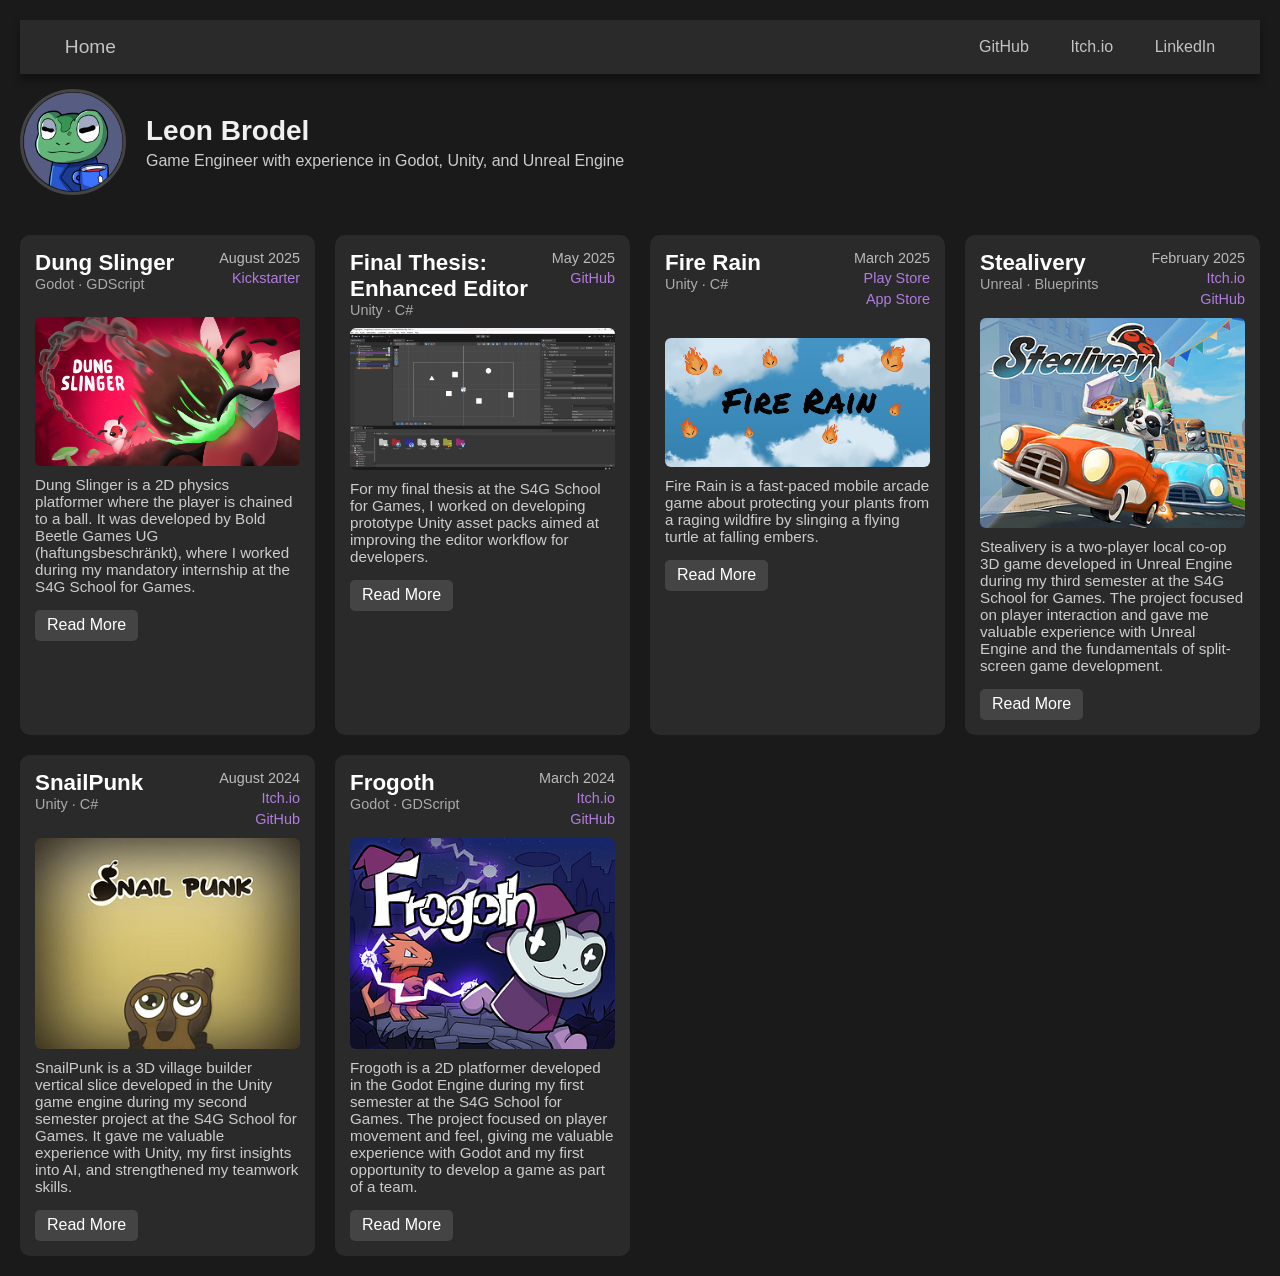
<file: index.html>
<!DOCTYPE html>
<html lang=en>
<head>
  <meta charset="UTF-8" />
  <meta name="viewport" content="width=device-width, initial-scale=1.0"/>
  <link rel="icon" type="image/png" href="assets/LB.png">
  <title>Leon Brodel Portfolio</title>
  <link rel="stylesheet" href="styles.css"/>
</head>

<body>
  
  <nav class="navbar">
    <div class="navbar-left">
      <a href="index.html">Home</a>
    </div>
    <div class="navbar-right">
      <a href="https://github.com/DerBrotDoktor" target="_blank">GitHub</a>
      <a href="https://colored-pixels.itch.io/" target="_blank">Itch.io</a>
      <a href="https://www.linkedin.com/in/leon-brodel-7026912a8" target="_blank">LinkedIn</a>
    </div>
  </nav>
  
  <header class="profile">
    <img src="assets/profile_picture.png" alt="Profile Picture" class="avatar" />
    <div class="info">
      <h1>Leon Brodel</h1>
      <p>Game Engineer with experience in Godot, Unity, and Unreal Engine</p>
    </div>
  </header>

  <main class="projects-grid">
    
    <!--Dung-Slinger-->
    <div class="project-card">
      <div class="project-header">
        <div>
          <a href="pages/dung_slinger.html" class="project-title">Dung Slinger</a>
          <p class="tech-used">Godot · GDScript</p>
        </div>
        <div class="project-meta">
          <span>August 2025</span>
          <a href="https://www.kickstarter.com/projects/gentleland/dung-slinger-a-charming-bug-physics-platformer-with-co-op" target="_blank">Kickstarter</a>
          <br>
        </div>
        
      </div>
      <img src="assets/dung_slinger/dung_slinger_cover.png" alt="Dung Slinger Cover" class="project-image" />

      <p class="project-description">
        Dung Slinger is a 2D physics platformer where the player is chained to a ball. 
            It was developed by Bold Beetle Games UG (haftungsbeschränkt), where I worked during my mandatory internship
            at the S4G School for Games.
      </p>

      <a href="pages/dung_slinger.html" class="read-more">Read More</a>
    </div>
    <!--/Dung-Slinger-->
    
    <!--Final-thesis-->
    <div class="project-card">
      <div class="project-header">
        <div>
          <a href="pages/final_thesis.html" class="project-title">Final Thesis:<br>Enhanced Editor</a>
          <p class="tech-used">Unity · C#</p>
        </div>
        <div class="project-meta">
          <span>May 2025</span>
          <a href="https://github.com/DerBrotDoktor/Enhanced-Editor" target="_blank" title="GitHub">GitHub</a>
          <br>
        </div>
        
      </div>
      <img src="assets/final_thesis/screenshot_1.png" alt="Final Thesis Cover" class="project-image" />

      <p class="project-description">
        For my final thesis at the S4G School for Games, I worked on developing prototype Unity asset packs 
        aimed at improving the editor workflow for developers.
      </p>

      <a href="pages/final_thesis.html" class="read-more">Read More</a>
    </div>
    <!--/Final-thesis-->
    
    <!--Fire-Rain-->
    <div class="project-card">
      <div class="project-header">
        <div>
          <a href="pages/fire_rain.html" class="project-title">Fire Rain</a>
          <p class="tech-used">Unity · C#</p>
        </div>
        <div class="project-meta">
          <span>March 2025</span>
          <a href="https://play.google.com/store/apps/details?id=com.gamesfortheplanet.firerain&pcampaignid=web_share" target="_blank">Play Store</a>
          <a href="https://apps.apple.com/de/app/fire-rain/id6743373900" target="_blank">App Store</a>
          <br>
        </div>
        
      </div>
      <img src="assets/fire_rain/fire_rain_cover.png" alt="Fire Rain Cover" class="project-image" />

      <p class="project-description">
        Fire Rain is a fast-paced mobile arcade game about protecting your plants from a raging wildfire by slinging a flying turtle at falling embers.
      </p>

      <a href="pages/fire_rain.html" class="read-more">Read More</a>
    </div>
    <!--/Fire-Rain-->
    
    <!--Stealivery-->
    <div class="project-card">
      <div class="project-header">
        <div>
          <a href="pages/stealivery.html" class="project-title">Stealivery</a>
          <p class="tech-used">Unreal · Blueprints</p>
        </div>
        <div class="project-meta">
          <span>February 2025</span>
          <a href="https://s4g.itch.io/stealivery" target="_blank" title="itch.io">Itch.io</a>
          <a href="https://github.com/DerBrotDoktor/Stealivery" target="_blank" title="GitHub">GitHub</a>
        </div>
        
      </div>
      <img src="assets/stealivery/stealivery_cover.png" alt="Stealivery Cover" class="project-image" />

      <p class="project-description">
        Stealivery is a two-player local co-op 3D game developed in Unreal Engine during my third semester at the S4G School for Games. 
            The project focused on player interaction and gave me valuable experience with Unreal Engine and the fundamentals of split-screen game development.
      </p>

      <a href="pages/stealivery.html" class="read-more">Read More</a>
    </div>
    <!--/Stealivery-->

    <!--SnailPunk-->
    <div class="project-card">
      <div class="project-header">
        <div>
          <a href="pages/snailpunk.html" class="project-title">SnailPunk</a>
          <p class="tech-used">Unity · C#</p>
        </div>
        <div class="project-meta">
          <span>August 2024</span>
          <a href="https://s4g.itch.io/snail-punk" target="_blank" title="itch.io">Itch.io</a>
          <a href="https://github.com/DerBrotDoktor/SnailPunk" target="_blank" title="GitHub">GitHub</a>
        </div>
        
      </div>
      <img src="assets/snailpunk/snail_punk_cover.png" alt="SnailPunk Cover" class="project-image" />

      <p class="project-description">
        SnailPunk is a 3D village builder vertical slice developed in the Unity game engine 
            during my second semester project at the S4G School for Games.
            It gave me valuable experience with Unity, my first insights into AI, and strengthened my teamwork skills.
      </p>

      <a href="pages/snailpunk.html" class="read-more">Read More</a>
    </div>
    <!--/SnailPunk-->

    <!--Frogoth-->
    <div class="project-card">
      <div class="project-header">
        <div>
          <a href="pages/frogoth.html" class="project-title">Frogoth</a>
          <p class="tech-used">Godot · GDScript</p>
        </div>
        <div class="project-meta">
          <span>March 2024</span>
          <a href="https://s4g.itch.io/frogoth" target="_blank" title="itch.io">Itch.io</a>
          <a href="https://github.com/DerBrotDoktor/Frogoth" target="_blank" title="GitHub">GitHub</a>
        </div>
        
      </div>
      <img src="assets/frogoth/frogoth_cover.png" alt="Frogoth Cover" class="project-image" />

      <p class="project-description">
        Frogoth is a 2D platformer developed in the Godot Engine during my first semester at the S4G School for Games. 
          The project focused on player movement and feel, giving me valuable experience with Godot and my first 
          opportunity to develop a game as part of a team. 
      </p>

      <a href="pages/frogoth.html" class="read-more">Read More</a>
    </div>
    <!--/Frogoth-->
  </main>
</body>
</html>
</file>
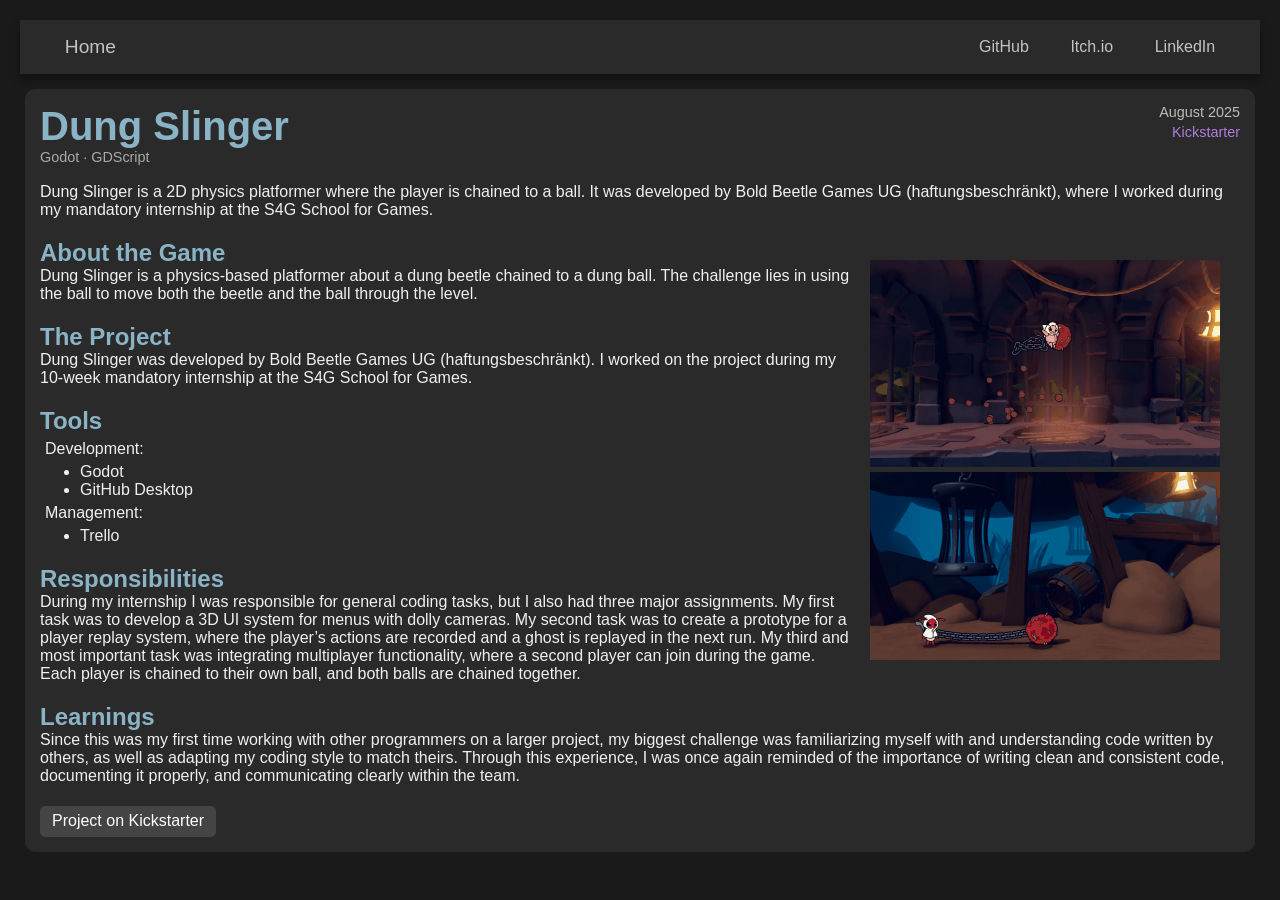
<file: pages/dung_slinger.html>
<!DOCTYPE html>
<html lang="en">
<head>
    <meta charset="UTF-8" />
    <meta name="viewport" content="width=device-width, initial-scale=1.0" />
    <link rel="icon" type="image/png" href="../assets/LB.png">
    <title>Leon Brodel Portfolio</title>
    <link rel="stylesheet" href="project_page.css" />
</head>

<body>
    <nav class="navbar">
        <div class="navbar-left">
          <a href="../index.html">Home</a>
        </div>
        <div class="navbar-right">
          <a href="https://github.com/DerBrotDoktor" target="_blank">GitHub</a>
          <a href="https://colored-pixels.itch.io/" target="_blank">Itch.io</a>
          <a href="https://www.linkedin.com/in/leon-brodel-7026912a8" target="_blank">LinkedIn</a>
        </div>
    </nav>
    
    <div class="main">
        <div class="header">
            <div>
                <h1 class="title">Dung Slinger</h1>
                <p class="tech-used">Godot · GDScript</p>
            </div>
            <div class="project-meta">
                <span>August 2025</span>
                <a href="https://www.kickstarter.com/projects/gentleland/dung-slinger-a-charming-bug-physics-platformer-with-co-op" target="_blank">Kickstarter</a>
            </div>
        </div>
        <br>
        
        <p> 
            Dung Slinger is a 2D physics platformer where the player is chained to a ball. 
            It was developed by Bold Beetle Games UG (haftungsbeschränkt), where I worked during my mandatory internship 
            at the S4G School for Games.
        </p>
            
        <div class="screenshot-container">
            <img src="../assets/dung_slinger/screenshot_1.webp" alt="Screenshot 1" class="screenshot">
            <img src="../assets/dung_slinger/screenshot_3.gif" alt="Screenshot 3" class="screenshot">
        </div>
            
        <h2>About the Game</h2>
        <p>
            Dung Slinger is a physics-based platformer about a dung beetle chained to a dung ball. 
            The challenge lies in using the ball to move both the beetle and the ball through the level.
        </p>
            
        <h2>The Project</h2>
        <p>
            Dung Slinger was developed by Bold Beetle Games UG (haftungsbeschränkt). 
            I worked on the project during my 10-week mandatory internship at the S4G School for Games.
        </p>
            
        <h2>Tools</h2>
        <h3>Development:</h3>
        <ul class="list">
            <li>Godot</li>
            <li>GitHub Desktop</li>
        </ul>
        <h3>Management:</h3>
        <ul class="list">
            <li>Trello</li>
        </ul>
            
        <h2>Responsibilities</h2>
        <p>
            During my internship I was responsible for general coding tasks, but I also had three major assignments. 
            My first task was to develop a 3D UI system for menus with dolly cameras. 
            My second task was to create a prototype for a player replay system, where the player’s actions are recorded 
            and a ghost is replayed in the next run. 
            My third and most important task was integrating multiplayer functionality, where a second player can join 
            during the game. Each player is chained to their own ball, and both balls are chained together.
        </p>
            
        <h2>Learnings</h2>
        <p>
            Since this was my first time working with other programmers on a larger project, my biggest challenge was 
            familiarizing myself with and understanding code written by others, as well as adapting my coding style to 
            match theirs. Through this experience, I was once again reminded of the importance of writing clean and 
            consistent code, documenting it properly, and communicating clearly within the team.
        </p>

        <div>
            <a href="https://www.kickstarter.com/projects/gentleland/dung-slinger-a-charming-bug-physics-platformer-with-co-op" target="_blank" class="read-more">Project on Kickstarter</a>
        </div>
    </div>
</body>
</html>
</file>
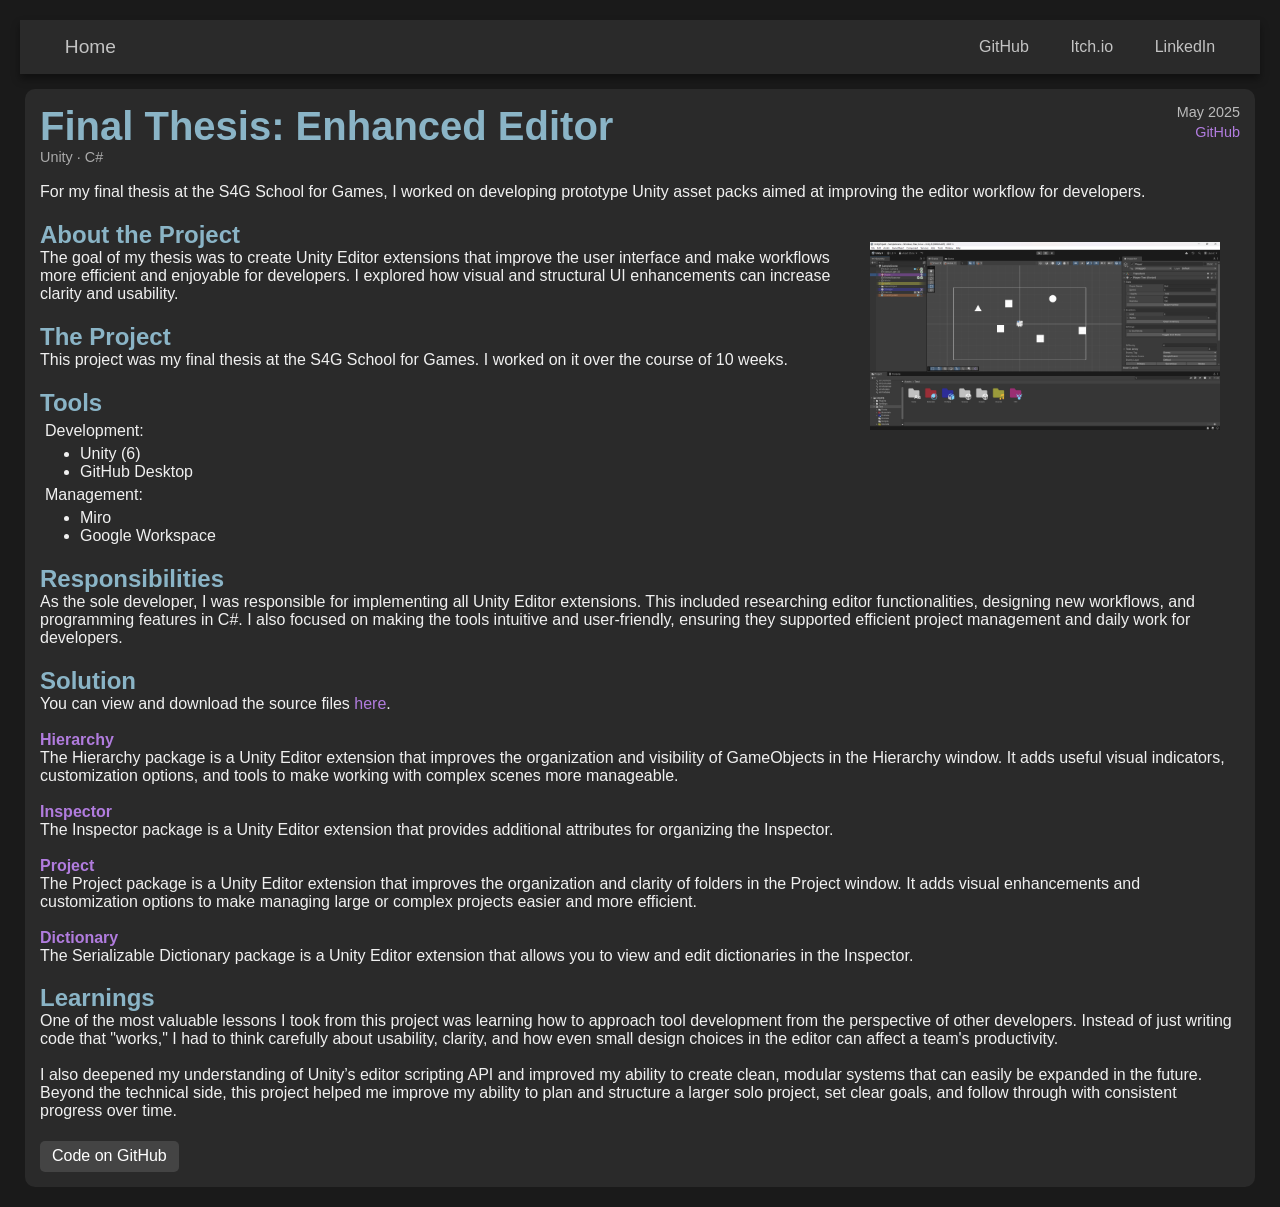
<file: pages/final_thesis.html>
<!DOCTYPE html>
<html lang="en">
<head>
    <meta charset="UTF-8" />
    <meta name="viewport" content="width=device-width, initial-scale=1.0" />
    <link rel="icon" type="image/png" href="../assets/LB.png">
    <title>Leon Brodel Portfolio</title>
    <link rel="stylesheet" href="project_page.css" />
</head>

<body>
    <nav class="navbar">
        <div class="navbar-left">
          <a href="../index.html">Home</a>
        </div>
        <div class="navbar-right">
          <a href="https://github.com/DerBrotDoktor" target="_blank">GitHub</a>
          <a href="https://colored-pixels.itch.io/" target="_blank">Itch.io</a>
          <a href="https://www.linkedin.com/in/leon-brodel-7026912a8" target="_blank">LinkedIn</a>
        </div>
    </nav>
    
    <div class="main">
        <div class="header">
            <div>
                <h1 class="title">Final Thesis: Enhanced Editor</h1>
                <p class="tech-used">Unity · C#</p>
            </div>
            <div class="project-meta">
                <span>May 2025</span>
                <a href="https://github.com/DerBrotDoktor/Enhanced-Editor" target="_blank" title="GitHub">GitHub</a>
            </div>
        </div>
        <br>
        <p> 
            For my final thesis at the S4G School for Games, I worked on developing prototype Unity asset packs 
            aimed at improving the editor workflow for developers.
        </p>
            
        <div class="screenshot-container">
            <img src="../assets/final_thesis/screenshot_1.png" alt="Screenshot 1" class="screenshot">
        </div>
            
        <h2>About the Project</h2>
        <p>
            The goal of my thesis was to create Unity Editor extensions that improve the user interface 
            and make workflows more efficient and enjoyable for developers. 
            I explored how visual and structural UI enhancements can increase clarity and usability.
        </p>
            
        <h2>The Project</h2>
        <p>
            This project was my final thesis at the S4G School for Games. 
            I worked on it over the course of 10 weeks.
        </p>
            
        <h2>Tools</h2>
        <h3>Development:</h3>
        <ul class="list">
            <li>Unity (6)</li>
            <li>GitHub Desktop</li>
        </ul>
        <h3>Management:</h3>
        <ul class="list">
            <li>Miro</li>
            <li>Google Workspace</li>
        </ul>
            
        <h2>Responsibilities</h2>
        <p>
            As the sole developer, I was responsible for implementing all Unity Editor extensions. 
            This included researching editor functionalities, designing new workflows, and programming features 
            in C#. I also focused on making the tools intuitive and user-friendly, ensuring they supported 
            efficient project management and daily work for developers.
        </p>
        
        <h2>Solution</h2>
        <p>
            You can view and download the source files <a href="https://github.com/DerBrotDoktor/Enhanced-Editor" target="_blank">here</a>.
            <br><br>
            
            <b><a href="https://github.com/DerBrotDoktor/Enhanced-Editor/blob/main/UnityProjekt/Assets/Plugins/EnhancedEditor/Scripts/Hierarchy" target="_blank">Hierarchy</a></b><br>
            The Hierarchy package is a Unity Editor extension that improves the organization and visibility of GameObjects 
            in the Hierarchy window. It adds useful visual indicators, customization options, and tools to make working 
            with complex scenes more manageable.
            <br><br>
            
            <b><a href="https://github.com/DerBrotDoktor/Enhanced-Editor/blob/main/UnityProjekt/Assets/Plugins/EnhancedEditor/Scripts/Inspector" target="_blank">Inspector</a></b><br>
            The Inspector package is a Unity Editor extension that provides additional attributes for organizing the Inspector.
            <br><br>
            
            <b><a href="https://github.com/DerBrotDoktor/Enhanced-Editor/blob/main/UnityProjekt/Assets/Plugins/EnhancedEditor/Scripts/Project" target="_blank">Project</a></b><br>
            The Project package is a Unity Editor extension that improves the organization and clarity of folders in the Project window. 
            It adds visual enhancements and customization options to make managing large or complex projects easier and more efficient.
            <br><br>
            
            <b><a href="https://github.com/DerBrotDoktor/Enhanced-Editor/blob/main/UnityProjekt/Assets/Plugins/EnhancedEditor/Scripts/SerializedDictionary" target="_blank">Dictionary</a></b><br>
            The Serializable Dictionary package is a Unity Editor extension that allows you to view and edit dictionaries in the Inspector.
        </p>
        
        <h2>Learnings</h2>
        <p>
            One of the most valuable lessons I took from this project was learning how to approach tool 
            development from the perspective of other developers. Instead of just writing code that 
            "works," I had to think carefully about usability, clarity, and how even small design choices 
            in the editor can affect a team's productivity.
            <br><br>
            I also deepened my understanding of Unity’s editor scripting API and improved my ability to 
            create clean, modular systems that can easily be expanded in the future.  
            Beyond the technical side, this project helped me improve my ability to plan and structure 
            a larger solo project, set clear goals, and follow through with consistent progress over time.
        </p>

        <div>
            <a href="https://github.com/DerBrotDoktor/Enhanced-Editor" target="_blank" class="read-more">Code on GitHub</a>
        </div>
    </div>
</body>
</html>
</file>
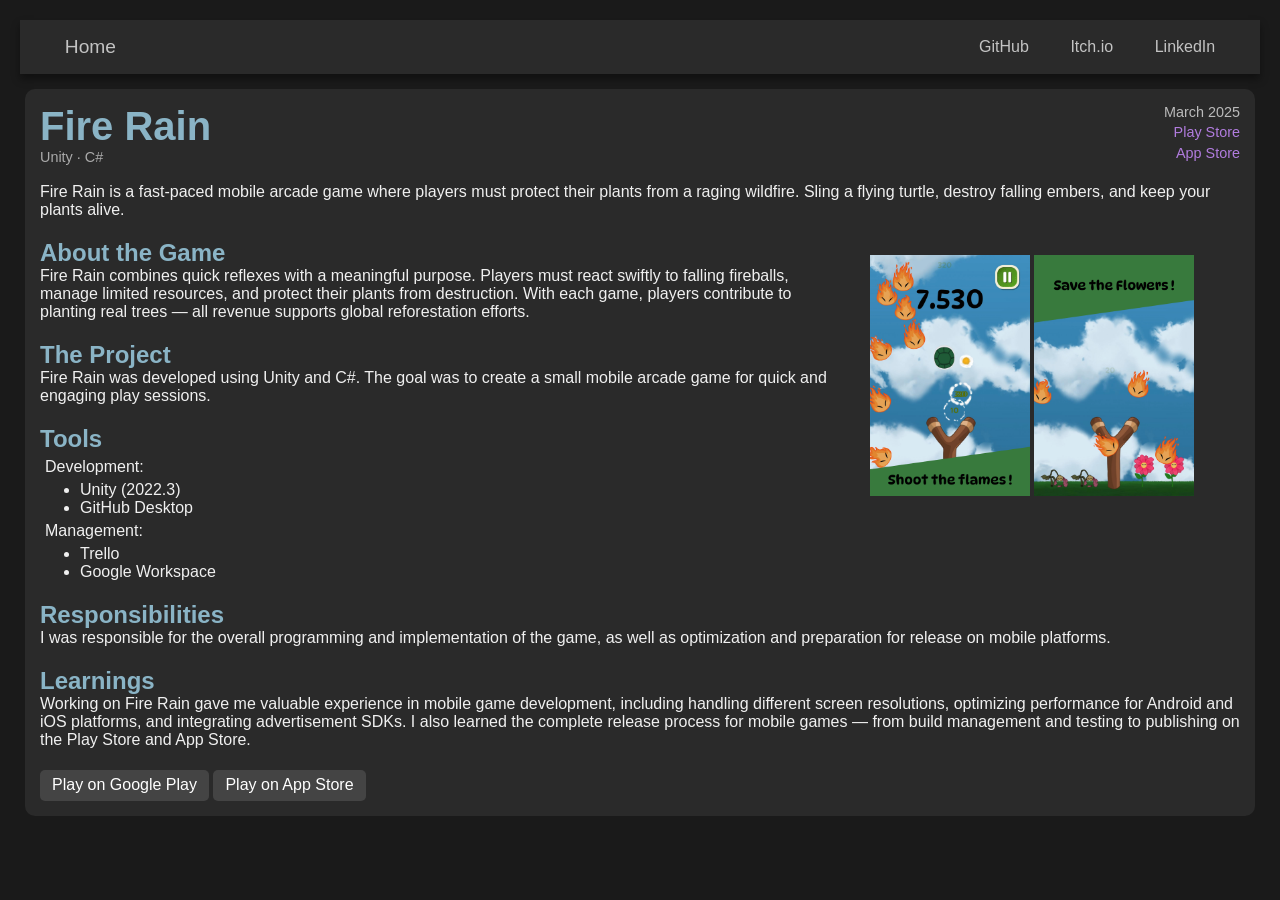
<file: pages/fire_rain.html>
<!DOCTYPE html>
<html lang="en">
<head>
    <meta charset="UTF-8" />
    <meta name="viewport" content="width=device-width, initial-scale=1.0" />
    <link rel="icon" type="image/png" href="../assets/LB.png">
    <title>Leon Brodel Portfolio</title>
    <link rel="stylesheet" href="project_page.css" />
</head>

<body>
    <nav class="navbar">
        <div class="navbar-left">
          <a href="../index.html">Home</a>
        </div>
        <div class="navbar-right">
          <a href="https://github.com/DerBrotDoktor" target="_blank">GitHub</a>
          <a href="https://colored-pixels.itch.io/" target="_blank">Itch.io</a>
          <a href="https://www.linkedin.com/in/leon-brodel-7026912a8" target="_blank">LinkedIn</a>
        </div>
    </nav>
    
    <div class="main">
        <div class="header">
            <div>
                <h1 class="title">Fire Rain</h1>
                <p class="tech-used">Unity · C#</p>
            </div>
            <div class="project-meta">
                <span>March 2025</span>
                <a href="https://play.google.com/store/apps/details?id=com.gamesfortheplanet.firerain&pcampaignid=web_share" target="_blank">Play Store</a>
                <a href="https://apps.apple.com/de/app/fire-rain/id6743373900" target="_blank">App Store</a>
            </div>
        </div>
        <br>
        
        <p> 
            Fire Rain is a fast-paced mobile arcade game where players must protect their plants from a raging wildfire. 
            Sling a flying turtle, destroy falling embers, and keep your plants alive.
        </p>
            
        <div class="screenshot-container">
            <img src="../assets/fire_rain/screenshot_1.png" alt="Fire Rain Gameplay Screenshot" width="160px">
            <img src="../assets/fire_rain/screenshot_2.png" alt="Fire Rain Gameplay Screenshot" width="160px">
        </div>
            
        <h2>About the Game</h2>
        <p>
            Fire Rain combines quick reflexes with a meaningful purpose. 
            Players must react swiftly to falling fireballs, manage limited resources, 
            and protect their plants from destruction. 
            With each game, players contribute to planting real trees — all revenue supports global reforestation efforts.
        </p>
            
        <h2>The Project</h2>
        <p>
            Fire Rain was developed using Unity and C#. 
            The goal was to create a small mobile arcade game for quick and engaging play sessions.
        </p>
            
        <h2>Tools</h2>
        <h3>Development:</h3>
        <ul class="list">
            <li>Unity (2022.3)</li>
            <li>GitHub Desktop</li>
        </ul>
        <h3>Management:</h3>
        <ul class="list">
            <li>Trello</li>
            <li>Google Workspace</li>
        </ul>
        
        <h2>Responsibilities</h2>
        <p>
            I was responsible for the overall programming and implementation of the game, 
            as well as optimization and preparation for release on mobile platforms.
        </p>
            
        <h2>Learnings</h2>
        <p>
            Working on Fire Rain gave me valuable experience in mobile game development, 
            including handling different screen resolutions, optimizing performance for Android and iOS platforms, 
            and integrating advertisement SDKs. 
            I also learned the complete release process for mobile games — from build management and testing 
            to publishing on the Play Store and App Store.
        </p>

        <div>
            <a href="https://play.google.com/store/apps/details?id=com.gamesfortheplanet.firerain&pcampaignid=web_share" target="_blank" class="read-more">Play on Google Play</a>
            <a href="https://apps.apple.com/de/app/fire-rain/id6743373900" target="_blank" class="read-more">Play on App Store</a>
        </div>
    </div>
</body>
</html>
</file>
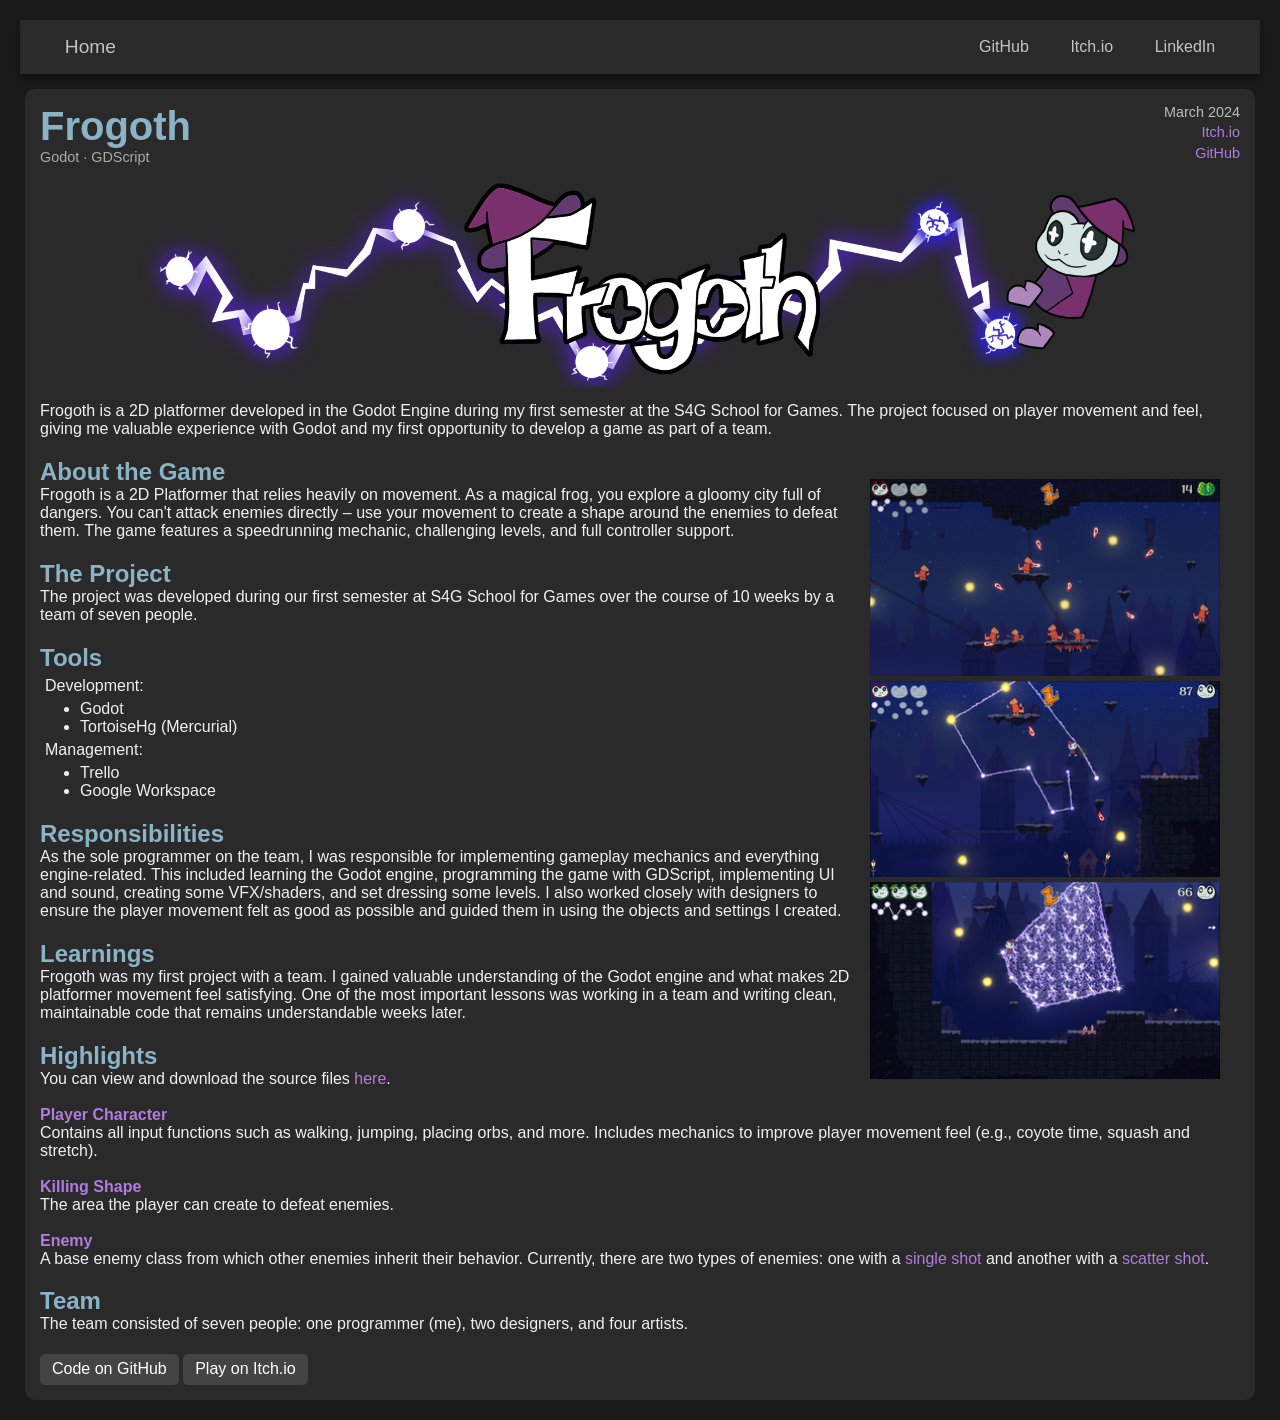
<file: pages/frogoth.html>
<!DOCTYPE html>
<html lang="en">
<head>
    <meta charset="UTF-8" />
    <meta name="viewport" content="width=device-width, initial-scale=1.0" />
    <link rel="icon" type="image/png" href="../assets/LB.png">
    <title>Leon Brodel Portfolio</title>
    <link rel="stylesheet" href="project_page.css" />
</head>

<body>
    <nav class="navbar">
        <div class="navbar-left">
          <a href="../index.html">Home</a>
        </div>
        <div class="navbar-right">
          <a href="https://github.com/DerBrotDoktor" target="_blank">GitHub</a>
          <a href="https://colored-pixels.itch.io/" target="_blank">Itch.io</a>
          <a href="https://www.linkedin.com/in/leon-brodel-7026912a8" target="_blank">LinkedIn</a>
        </div>
    </nav>
    
    <div class="main">
        <div class="header">
            <div>
                <h1 class="title">Frogoth</h1>
                <p class="tech-used">Godot · GDScript</p>
            </div>
            <div class="project-meta">
                <span>March 2024</span>
                <a href="https://s4g.itch.io/frogoth" target="_blank" title="itch.io">Itch.io</a>
                <a href="https://github.com/DerBrotDoktor/Frogoth" target="_blank" title="GitHub">GitHub</a>
            </div>
        </div>
        
        <img src="../assets/frogoth/frogoth_banner.png" alt="Frogoth Cover" class="project-image" />
        
        <p> 
            Frogoth is a 2D platformer developed in the Godot Engine during my first semester at the S4G School for Games. 
            The project focused on player movement and feel, giving me valuable experience with Godot and my first 
            opportunity to develop a game as part of a team. 
        </p>
            
            <div class="screenshot-container">
                <img src="../assets/frogoth/screenshot_1.png" alt="Screenshot 1" class="screenshot">
                <img src="../assets/frogoth/screenshot_2.png" alt="Screenshot 2" class="screenshot">
                <img src="../assets/frogoth/screenshot_3.png" alt="Screenshot 3" class="screenshot">
            </div>
            
            
            <h2>About the Game</h2>
            <p>
                Frogoth is a 2D Platformer that relies heavily on movement. As a magical frog, you explore a gloomy city full of dangers.
                You can't attack enemies directly – use your movement to create a shape around the enemies to defeat them.
                The game features a speedrunning mechanic, challenging levels, and full controller support.
            </p>
            
            <h2>The Project</h2>
            <p>
                The project was developed during our first semester at S4G School for Games over the course of 10 weeks by a team of seven people.
            </p>
            
            <h2>Tools</h2>
            <h3>Development:</h3>
            <ul class = "list">
                <li>Godot</li>
                <li>TortoiseHg (Mercurial)</li>
            </ul>
            <h3>Management:</h3>
            <ul class = "list">
                <li>Trello</li>
                <li>Google Workspace</li>
            </ul>
            
            <h2>Responsibilities</h2>
            <p>
                As the sole programmer on the team, I was responsible for implementing gameplay mechanics and everything engine-related. 
                This included learning the Godot engine, programming the game with GDScript, implementing UI and sound,
                creating some VFX/shaders, and set dressing some levels.
                I also worked closely with designers to ensure the player movement felt as good as possible
                and guided them in using the objects and settings I created.
            </p>
            
            <h2>Learnings</h2>
            <p>
                Frogoth was my first project with a team. I gained valuable understanding of the
                Godot engine and what makes 2D platformer movement feel satisfying.
                One of the most important lessons was working in a team and writing clean,
                maintainable code that remains understandable weeks later.
            </p>

            <h2>Highlights</h2>
            <p>
                You can view and download the source files <a href="https://github.com/DerBrotDoktor/Frogoth" target="_blank">here</a>.
                <br><br>

                <b><a href="https://github.com/DerBrotDoktor/Frogoth/blob/main/scenes/player/player.gd" target="_blank">Player Character</a></b><br>
                Contains all input functions such as walking, jumping, placing orbs, and more.  
                Includes mechanics to improve player movement feel (e.g., coyote time, squash and stretch).
                <br><br>

                <b><a href="https://github.com/DerBrotDoktor/Frogoth/blob/main/scenes/kill_shape/kill_shape.gd" target="_blank">Killing Shape</a></b><br>
                The area the player can create to defeat enemies.
                <br><br>

                <b><a href="https://github.com/DerBrotDoktor/Frogoth/blob/main/scenes/enemies/enemy_grounded.gd" target="_blank">Enemy</a></b><br>
                A base enemy class from which other enemies inherit their behavior.  
                Currently, there are two types of enemies: one with a <a href="https://github.com/DerBrotDoktor/Frogoth/blob/main/scenes/enemies/enemy_single_shot.gd" target="_blank">single shot</a>  
                and another with a <a href="https://github.com/DerBrotDoktor/Frogoth/blob/main/scenes/enemies/enemy_multiple_shot.gd" target="_blank">scatter shot</a>.
            </p>

            <h2>Team</h2>
            <p>
                The team consisted of seven people: one programmer (me), two designers, and four artists.
            </p>

            <div>
                <a href="https://github.com/DerBrotDoktor/Frogoth" target="_blank" class="read-more">Code on GitHub</a>
                <a href="https://s4g.itch.io/frogoth" target="_blank" class="read-more">Play on Itch.io</a>
            </div>
    </div>
</body>
</html>
</file>
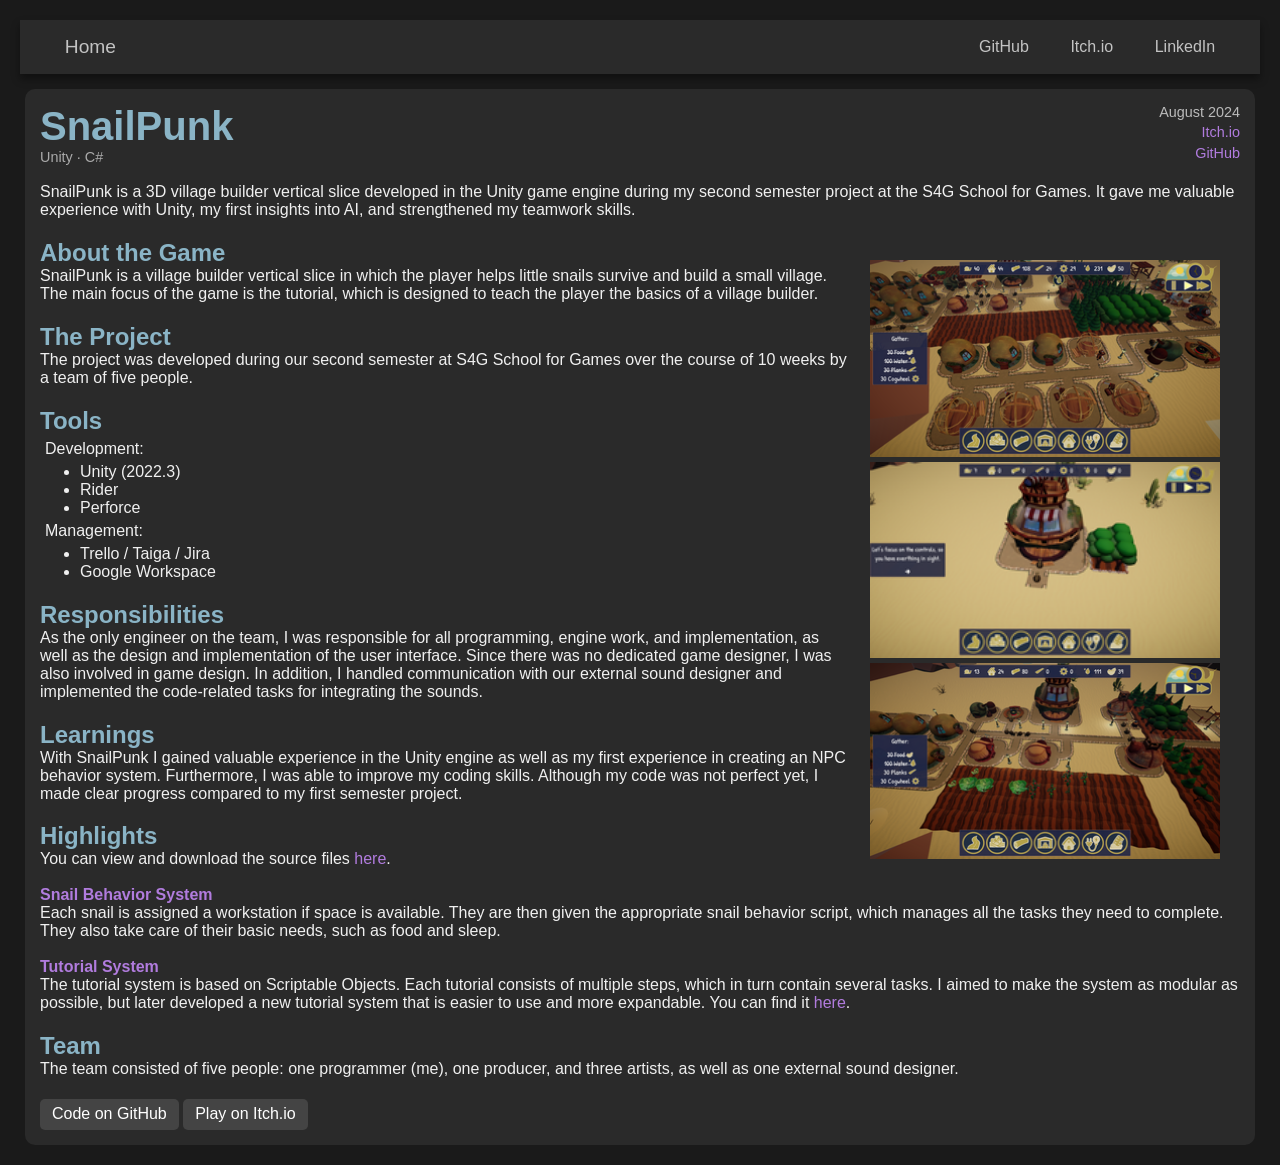
<file: pages/snailpunk.html>
<!DOCTYPE html>
<html lang="en">
<head>
    <meta charset="UTF-8" />
    <meta name="viewport" content="width=device-width, initial-scale=1.0" />
    <link rel="icon" type="image/png" href="../assets/LB.png">
    <title>Leon Brodel Portfolio</title>
    <link rel="stylesheet" href="project_page.css" />
</head>

<body>
    <nav class="navbar">
        <div class="navbar-left">
          <a href="../index.html">Home</a>
        </div>
        <div class="navbar-right">
          <a href="https://github.com/DerBrotDoktor" target="_blank">GitHub</a>
          <a href="https://colored-pixels.itch.io/" target="_blank">Itch.io</a>
          <a href="https://www.linkedin.com/in/leon-brodel-7026912a8" target="_blank">LinkedIn</a>
        </div>
    </nav>
    
    <div class="main">
        <div class="header">
            <div>
                <h1 class="title">SnailPunk</h1>
                <p class="tech-used">Unity · C#</p>
            </div>
            <div class="project-meta">
                <span>August 2024</span>
                <a href="https://s4g.itch.io/snail-punk" target="_blank" title="itch.io">Itch.io</a>
                <a href="https://github.com/DerBrotDoktor/SnailPunk" target="_blank" title="GitHub">GitHub</a>
            </div>
        </div>
        <br>
        
        <p> 
            SnailPunk is a 3D village builder vertical slice developed in the Unity game engine 
            during my second semester project at the S4G School for Games.
            It gave me valuable experience with Unity, my first insights into AI, and strengthened my teamwork skills.
        </p>
            
        <div class="screenshot-container">
            <img src="../assets/snailpunk/screenshot_1.png" alt="Screenshot 1" class="screenshot">
            <img src="../assets/snailpunk/screenshot_2.png" alt="Screenshot 2" class="screenshot">
            <img src="../assets/snailpunk/screenshot_3.png" alt="Screenshot 3" class="screenshot">
        </div>
            
        <h2>About the Game</h2>
        <p>
            SnailPunk is a village builder vertical slice in which the player helps little snails survive and 
            build a small village. The main focus of the game is the tutorial, which is designed to teach 
            the player the basics of a village builder.
        </p>
            
        <h2>The Project</h2>
        <p>
            The project was developed during our second semester at S4G School for Games over the course of 10 weeks by a team of five people.
        </p>
            
        <h2>Tools</h2>
        <h3>Development:</h3>
        <ul class="list">
            <li>Unity (2022.3)</li>
            <li>Rider</li>
            <li>Perforce</li>
        </ul>
        <h3>Management:</h3>
        <ul class="list">
            <li>Trello / Taiga / Jira</li>
            <li>Google Workspace</li>
        </ul>
            
        <h2>Responsibilities</h2>
        <p>
            As the only engineer on the team, I was responsible for all programming, engine work, and implementation, 
            as well as the design and implementation of the user interface. Since there was no dedicated game designer, 
            I was also involved in game design. In addition, I handled communication with our external sound designer 
            and implemented the code-related tasks for integrating the sounds.
        </p>
            
        <h2>Learnings</h2>
        <p>
            With SnailPunk I gained valuable experience in the Unity engine as well as my first experience in creating an NPC behavior system. 
            Furthermore, I was able to improve my coding skills. Although my code was not perfect yet, I made clear progress compared to my first semester project.
        </p>

        <h2>Highlights</h2>
        <p>
            You can view and download the source files <a href="https://github.com/DerBrotDoktor/SnailPunk" target="_blank">here</a>.
            <br><br>

            <b><a href="https://github.com/DerBrotDoktor/SnailPunk/blob/main/Assets/Snails/Scripts" target="_blank">Snail Behavior System</a></b><br>
            Each snail is assigned a workstation if space is available. They are then given the appropriate snail 
            behavior script, which manages all the tasks they need to complete. They also take care of their basic needs, such as food and sleep.
            <br><br>

            <b><a href="https://github.com/DerBrotDoktor/SnailPunk/blob/main/Assets/Tutorial/Scripts" target="_blank">Tutorial System</a></b><br>
            The tutorial system is based on Scriptable Objects. Each tutorial consists of multiple steps, 
            which in turn contain several tasks. I aimed to make the system as modular as possible, but later developed a new tutorial system 
            that is easier to use and more expandable. You can find it
            <a href="https://github.com/DerBrotDoktor/TutorialSystem" target="_blank">here</a>.
            <br>
        </p>

        <h2>Team</h2>
        <p>
            The team consisted of five people: one programmer (me), one producer, and three artists, 
            as well as one external sound designer.
        </p>

        <div>
            <a href="https://github.com/DerBrotDoktor/SnailPunk" target="_blank" class="read-more">Code on GitHub</a>
            <a href="https://s4g.itch.io/snail-punk" target="_blank" class="read-more">Play on Itch.io</a>
        </div>
    </div>
</body>
</html>
</file>
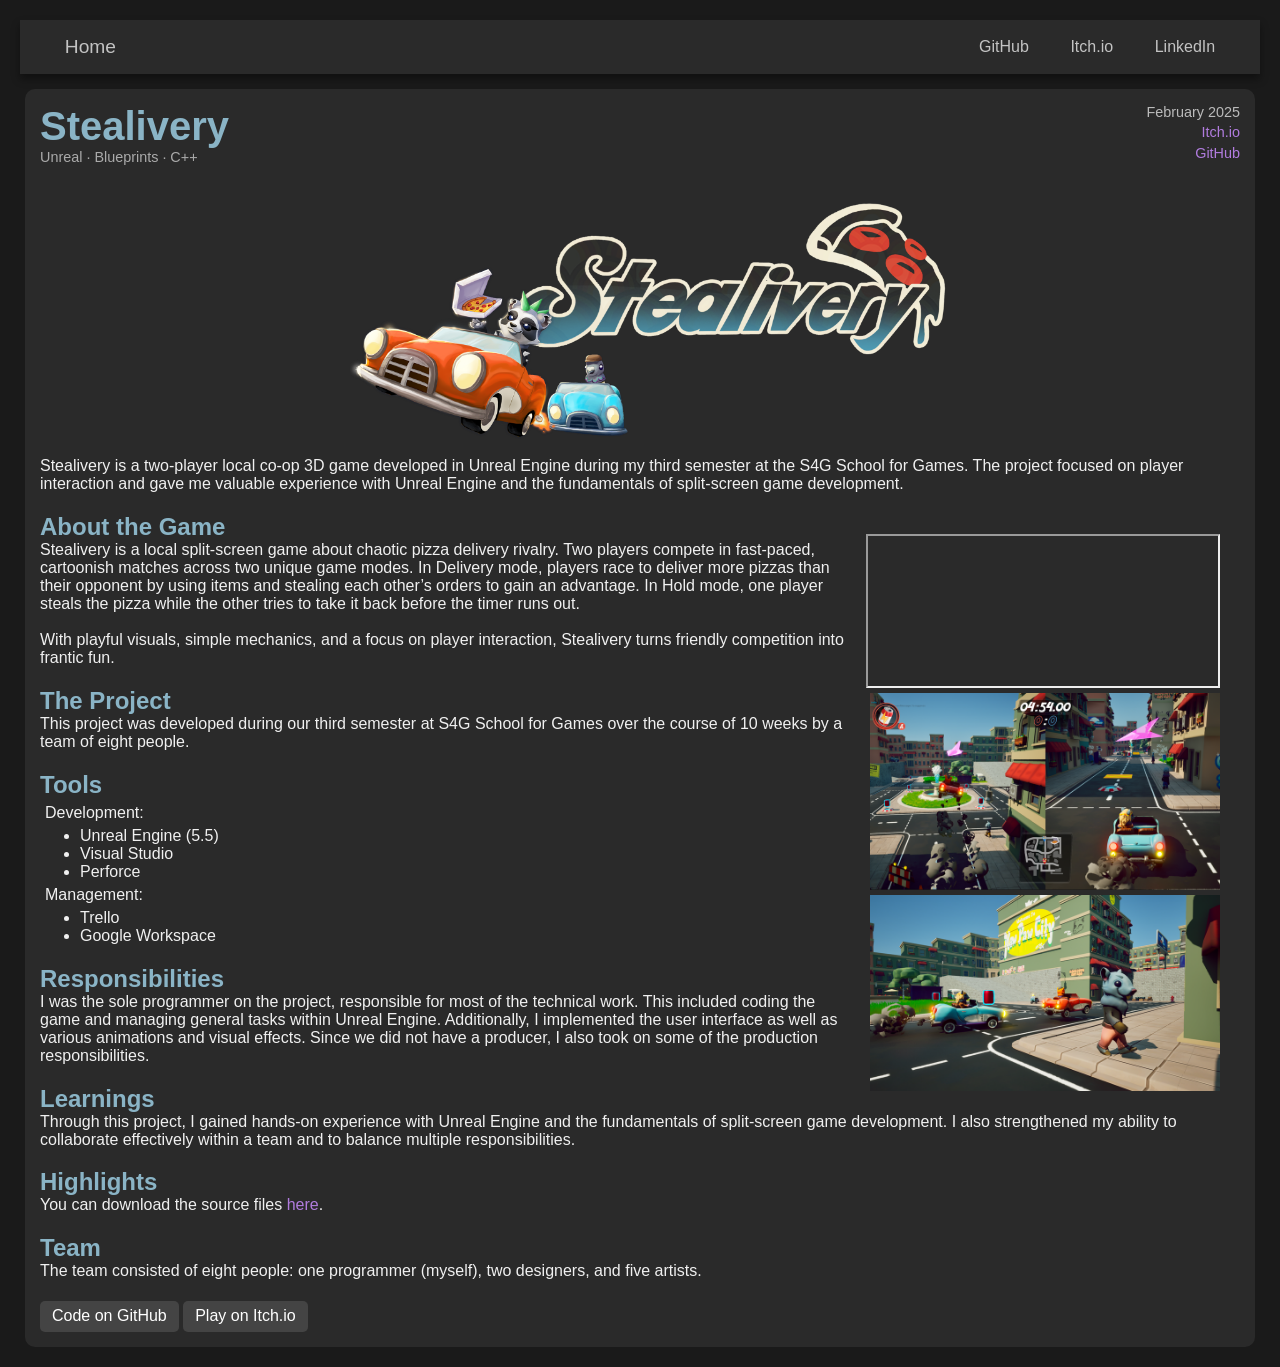
<file: pages/stealivery.html>
<!DOCTYPE html>
<html lang="en">
<head>
    <meta charset="UTF-8" />
    <meta name="viewport" content="width=device-width, initial-scale=1.0" />
    <link rel="icon" type="image/png" href="../assets/LB.png">
    <title>Leon Brodel Portfolio</title>
    <link rel="stylesheet" href="project_page.css" />
</head>

<body>
    <nav class="navbar">
        <div class="navbar-left">
          <a href="../index.html">Home</a>
        </div>
        <div class="navbar-right">
          <a href="https://github.com/DerBrotDoktor" target="_blank">GitHub</a>
          <a href="https://colored-pixels.itch.io/" target="_blank">Itch.io</a>
          <a href="https://www.linkedin.com/in/leon-brodel-7026912a8" target="_blank">LinkedIn</a>
        </div>
    </nav>
    
    <div class="main">
        <div class="header">
            <div>
                <h1 class="title">Stealivery</h1>
                <p class="tech-used">Unreal · Blueprints · C++</p>
            </div>
            <div class="project-meta">
                <span>February 2025</span>
                <a href="https://s4g.itch.io/stealivery" target="_blank" title="itch.io">Itch.io</a>
                <a href="https://github.com/DerBrotDoktor/Stealivery" target="_blank" title="GitHub">GitHub</a>
            </div>
        </div>
        <br>
        
        <img src="../assets/stealivery/stealivery_banner.png" alt="Stealivery Banner" class="project-image" />
        
        <p> 
            Stealivery is a two-player local co-op 3D game developed in Unreal Engine during my third semester at the S4G School for Games. 
            The project focused on player interaction and gave me valuable experience with Unreal Engine and the fundamentals of split-screen game development. 
        </p>
            
        <div class="screenshot-container">
            <iframe class="screenshot" src="https://www.youtube.com/embed/tKi5izxXfJs?si=DoT1o3h-vwoIDqHo" title="YouTube video player" allow="accelerometer; autoplay; clipboard-write; encrypted-media; gyroscope; picture-in-picture; web-share" referrerpolicy="strict-origin-when-cross-origin" allowfullscreen></iframe>
            <img src="../assets/stealivery/screenshot_2.png" alt="Screenshot 2" class="screenshot">
            <img src="../assets/stealivery/screenshot_3.png" alt="Screenshot 3" class="screenshot">
        </div>
            
        <h2>About the Game</h2>
        <p>
            Stealivery is a local split-screen game about chaotic pizza delivery rivalry. 
            Two players compete in fast-paced, cartoonish matches across two unique game modes. 
            In Delivery mode, players race to deliver more pizzas than their opponent by using items and stealing each other’s orders to gain an advantage. 
            In Hold mode, one player steals the pizza while the other tries to take it back before the timer runs out.
            <br><br>
            With playful visuals, simple mechanics, and a focus on player interaction, Stealivery turns friendly competition into frantic fun.
        </p>
            
        <h2>The Project</h2>
        <p>
            This project was developed during our third semester at S4G School for Games over the course of 10 weeks by a team of eight people.
        </p>
            
        <h2>Tools</h2>
        <h3>Development:</h3>
        <ul class="list">
            <li>Unreal Engine (5.5)</li>
            <li>Visual Studio</li>
            <li>Perforce</li>
        </ul>
        <h3>Management:</h3>
        <ul class="list">
            <li>Trello</li>
            <li>Google Workspace</li>
        </ul>
            
        <h2>Responsibilities</h2>
        <p>
            I was the sole programmer on the project, responsible for most of the technical work. 
            This included coding the game and managing general tasks within Unreal Engine.
            Additionally, I implemented the user interface as well as various animations and visual effects.
            Since we did not have a producer, I also took on some of the production responsibilities.
        </p>
            
        <h2>Learnings</h2>
        <p>
            Through this project, I gained hands-on experience with Unreal Engine and the fundamentals of split-screen game development. 
            I also strengthened my ability to collaborate effectively within a team and to balance multiple responsibilities.
        </p>

        <h2>Highlights</h2>
        <p>
            You can download the source files <a href="https://github.com/DerBrotDoktor/Stealivery" target="_blank">here</a>.
        </p>

        <h2>Team</h2>
        <p>
            The team consisted of eight people: one programmer (myself), two designers, and five artists.
        </p>

        <div>
            <a href="https://github.com/DerBrotDoktor/Stealivery" target="_blank" class="read-more">Code on GitHub</a>
            <a href="https://s4g.itch.io/stealivery" target="_blank" class="read-more">Play on Itch.io</a>
        </div>
    </div>
</body>
</html>
</file>
<file: styles.css>
/* ===== Allgemeine Einstellungen ===== */
body {
  margin: 0;
  padding: 20px;
  font-family: 'Segoe UI', sans-serif;
  background: #1a1a1a;
  color: #f0f0f0;
}

/* ===== Profilbereich (Header) ===== */
.profile {
  display: flex;
  align-items: center;
  gap: 20px;
  margin-bottom: 40px;
}

.avatar {
  width: 100px;
  height: 100px;
  border-radius: 50%;
  object-fit: cover;
  border: 3px solid #444;
}

.info h1 {
  margin: 0;
  font-size: 28px;
}

.info p {
  margin: 5px 0 0;
  color: #ccc;
}

/* ===== Projekt-Grid ===== */
.projects-grid {
  display: grid;
  grid-template-columns: repeat(auto-fill, minmax(280px, 1fr));
  gap: 20px;
}

/* ===== Projekt-Karte ===== */
.project-card {
  background: #2a2a2a;
  border-radius: 10px;
  padding: 15px;
  display: flex;
  flex-direction: column;
  gap: 10px;
  transition: transform 0.2s, box-shadow 0.2s;
}

.project-card:hover {
  transform: translateY(-4px);
  box-shadow: 0 4px 12px rgba(0, 0, 0, 0.3);
}

/* ===== Projekt Header (Titel + Meta) ===== */
.project-header {
  display: flex;
  justify-content: space-between;
  align-items: flex-start;
  gap: 10px;
}

.project-title {
  font-size: 1.4em;
  font-weight: bold;
  color: #ffffff;
  text-decoration: none;
}

.project-title:hover {
  text-decoration: underline;
}

/* ===== Projekt-Metadaten (Rechts neben Titel) ===== */
.project-meta {
  display: flex;
  flex-direction: column;
  align-items: flex-end;
  gap: 4px;
  font-size: 0.9em;
  color: #bbb;
}

.project-meta a {
  display: inline-block;
}

.project-meta img {
  width: 20px;
  height: 20px;
  filter: brightness(0.8);
  transition: filter 0.2s;
}

.project-meta a:hover img {
  filter: brightness(1.2);
}

/* ===== Tech-Stack / Technologien */
.tech-used {
  font-size: 0.9em;
  color: #aaa;
  margin: 0;
}

/* ===== Projektbild ===== */
.project-image {
  width: 100%;
  border-radius: 6px;
  object-fit: cover;
}

/* ===== Projektbeschreibung ===== */
.project-description {
  font-size: 0.95em;
  color: #ccc;
  margin: 0;
}

/* ===== Read More Button ===== */
.read-more {
  display: inline-block;
  margin-top: 5px;
  padding: 6px 12px;
  background: #444;
  color: #fff;
  text-decoration: none;
  border-radius: 5px;
  align-self: flex-start;
  transition: background 0.2s;
}

.read-more:hover {
  background: #666;
}

a {
  color: #b17cde; /* Hellblau als Beispiel – kannst du anpassen */
  text-decoration: none;
  border-bottom: 1px dashed transparent;
  transition: border-color 0.2s;
}

a:hover {
  border-bottom: 1px dashed #4fc3f7; /* Farbe der gestrichelten Linie */
}

/* ===== Responsive Anpassung (Mobil) ===== */
@media (max-width: 600px) {
  .project-header {
    flex-direction: column;
    align-items: flex-start;
  }

  .project-meta {
    align-items: flex-start;
    flex-direction: row;
    gap: 10px;
  }
}

/* --- Navigation --- */
    .navbar {
  display: flex;
  justify-content: space-between;
  align-items: center;
  padding: 1rem 2rem;
  background-color: #2a2a2a;
  position: sticky;
  top: 0;
  z-index: 1000;
  margin-bottom: 15px;

  box-shadow: 0 5px 8px rgba(0, 0, 0, 0.4);
}

.navbar a {
  text-decoration: none;
  margin: 0 0.8rem;
  font-weight: 500;
  color: #c3c3c3;
  transition: color 0.2s ease;
}

.navbar a:hover {
  color: #007acc;
}

.navbar-left {
  font-size: 1.2rem;
  font-weight: bold;
}

.navbar-right {
  display: flex;
  gap: 1rem;
}
</file>
<file: pages/project_page.css>
body {
  margin: 0;
  padding: 20px;
  font-family: 'Segoe UI', sans-serif;
  background: #1a1a1a;
  color: #f0f0f0;
}

.main {
  background: #2a2a2a;
  border-radius: 10px;
  padding: 15px;
  gap: 10px;
  max-width: calc(100% - 40px);
  width: 80em;
  margin: 0 auto;
}

.header {
  display: flex;
  justify-content: space-between;
  align-items: flex-start;
  gap: 10px;
}

.title {
  font-size: 2.5em;
  font-weight: bold;
  color: #8ab4c6;
  text-decoration: none;
  margin-top: 0;
  margin-bottom: 0;
}

.project-meta {
  display: flex;
  flex-direction: column;
  align-items: flex-end;
  gap: 4px;
  font-size: 0.9em;
  color: #bbb;
}

.project-meta a {
  display: inline-block;
}

.tech-used {
  font-size: 0.9em;
  color: #aaa;
  margin: 0;
}

.project-image {
  width: 100%;
  max-height: 250px;
  margin: 10px;
  align-self: center;
  object-fit: scale-down;
}

.read-more {
  display: inline-block;
  margin-top: 5px;
  padding: 6px 12px;
  background: #444;
  color: #fff;
  text-decoration: none;
  border-radius: 5px;
  align-self: flex-start;
  transition: background 0.2s;
}

.read-more:hover {
  background: #666;
}

a {
  color: #b17cde;
  text-decoration: none;
  border-bottom: 1px dashed transparent;
  transition: border-color 0.2s;
}

a:hover {
  border-bottom: 1px dashed #4fc3f7;
}

h2{
    margin-bottom: 0;
    color: #8ab4c6;
}

p{
    margin-top: 0
}


@media (max-width: 600px) {
  .project-header {
    flex-direction: column;
    align-items: flex-start;
  }
}

.screenshot {
    float: right;
    width: 350px;
    margin-top: 5px;
}

.screenshot-container {
  float: right;
  width: 350px;
  margin: 20px;
  column-gap: 10px;
}

.list {
  margin: 0;
}

h3 {
  margin: 5px;
  font-weight: normal;
  font-size: medium;
}

.navbar {
  display: flex;
  justify-content: space-between;
  align-items: center;
  padding: 1rem 2rem;
  background-color: #2a2a2a;
  position: sticky;
  top: 0;
  z-index: 1000;
  margin-bottom: 15px;

  box-shadow: 0 5px 8px rgba(0, 0, 0, 0.4);
}

.navbar a {
  text-decoration: none;
  margin: 0 0.8rem;
  font-weight: 500;
  color: #c3c3c3;
  transition: color 0.2s ease;
}

.navbar a:hover {
  color: #007acc;
}

.navbar-left {
  font-size: 1.2rem;
  font-weight: bold;
}

.navbar-right {
  display: flex;
  gap: 1rem;
}
</file>
